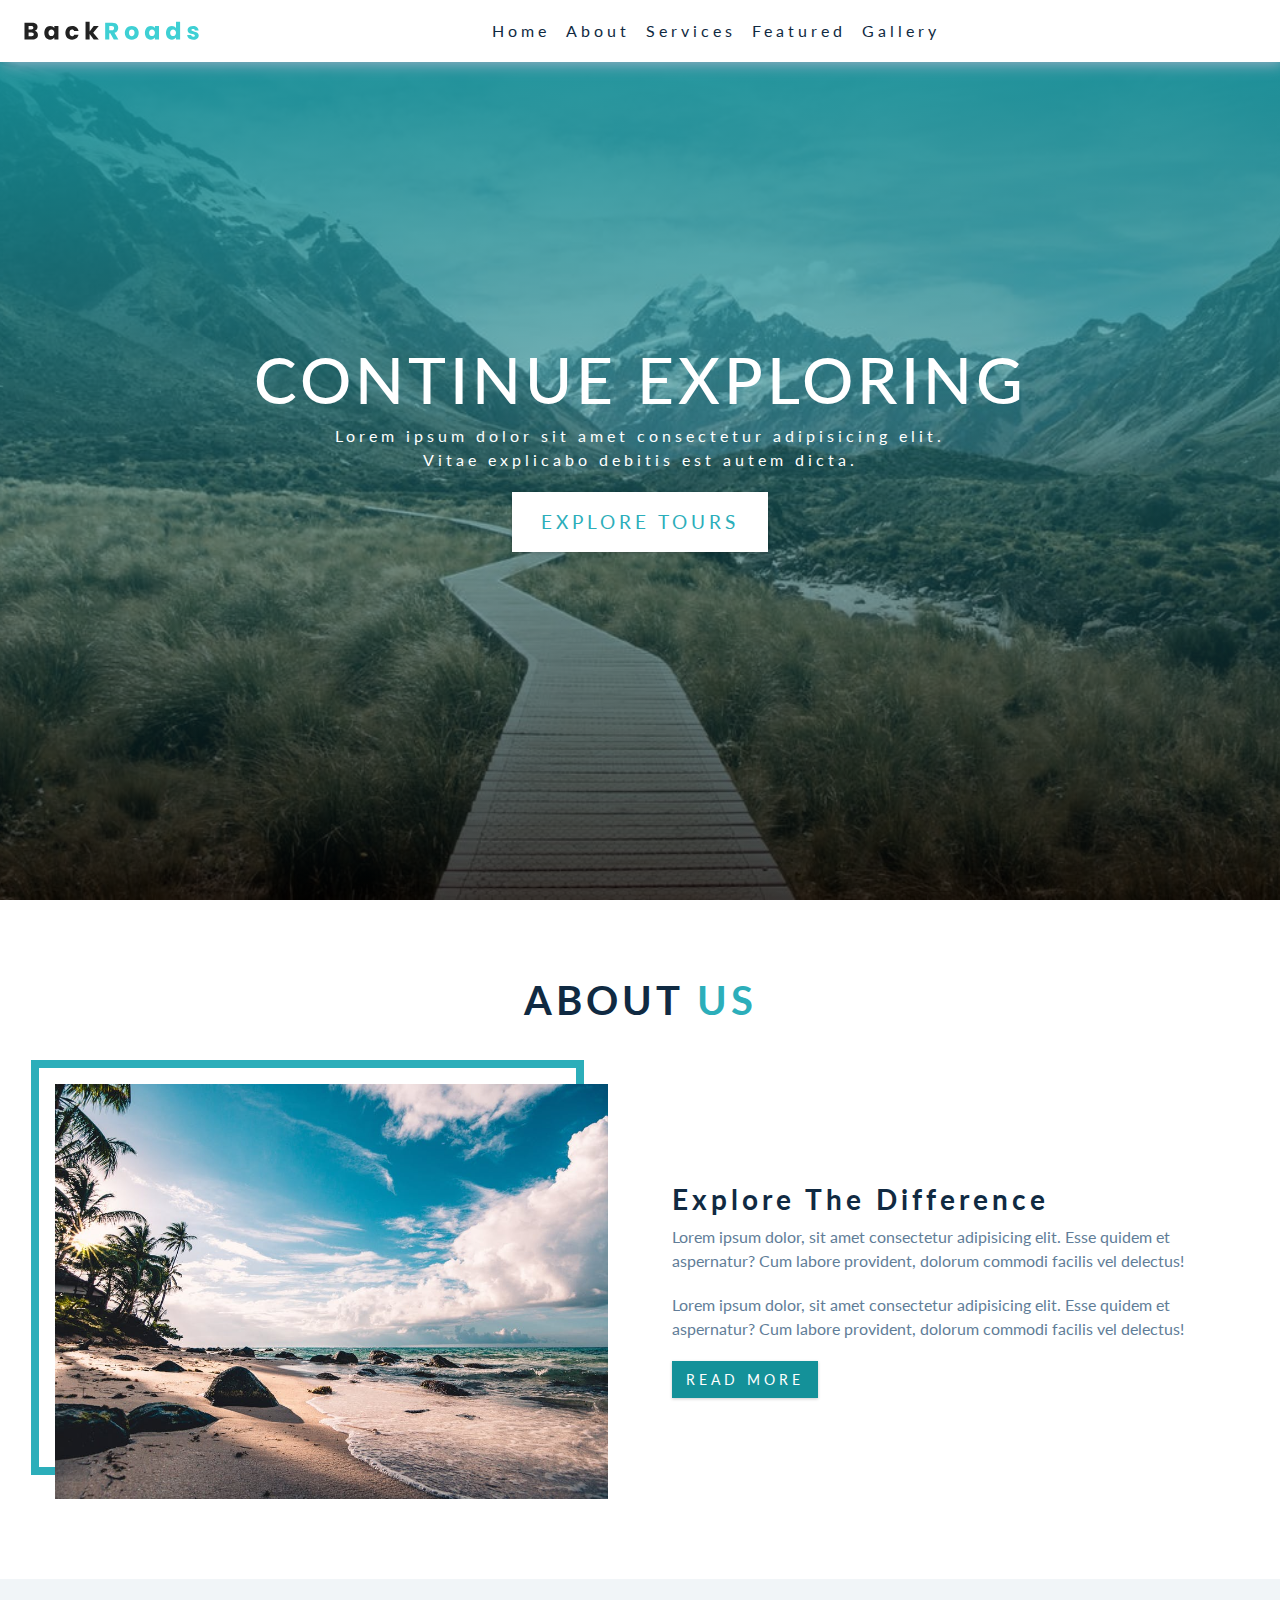
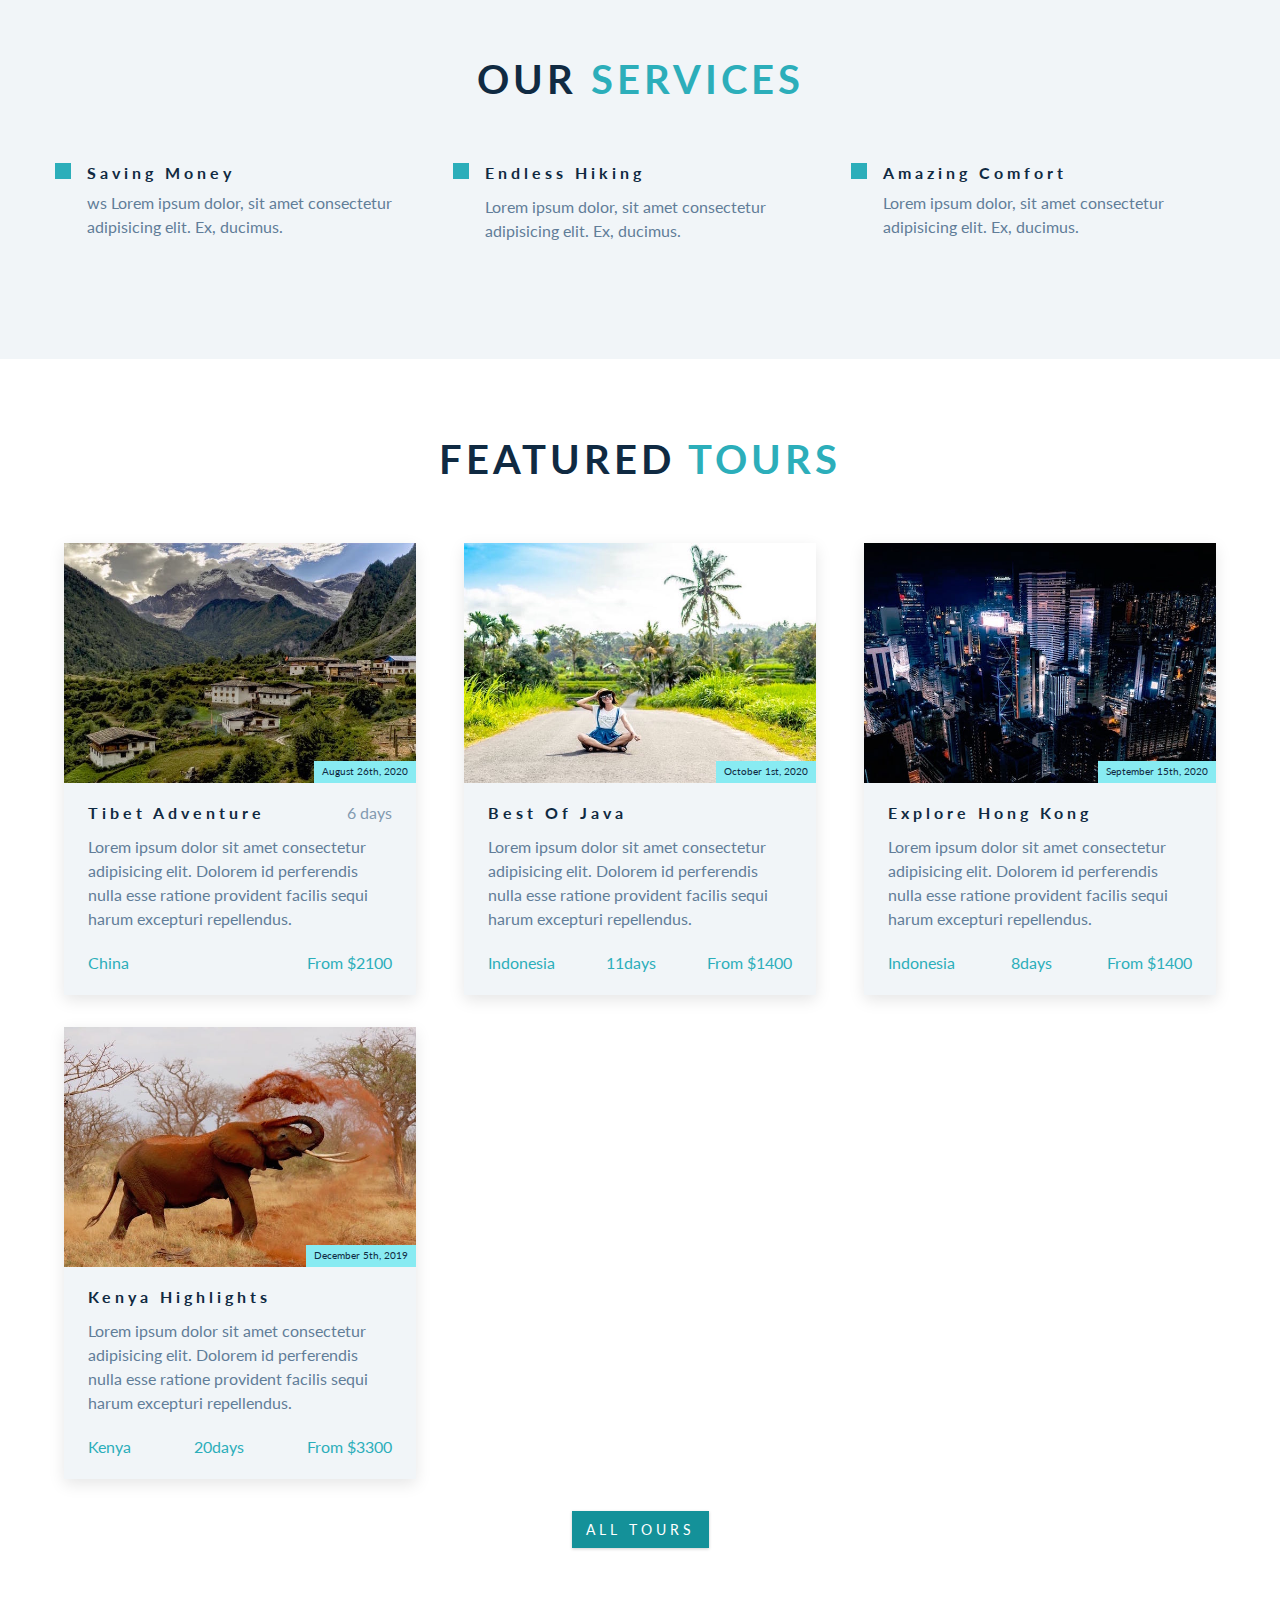
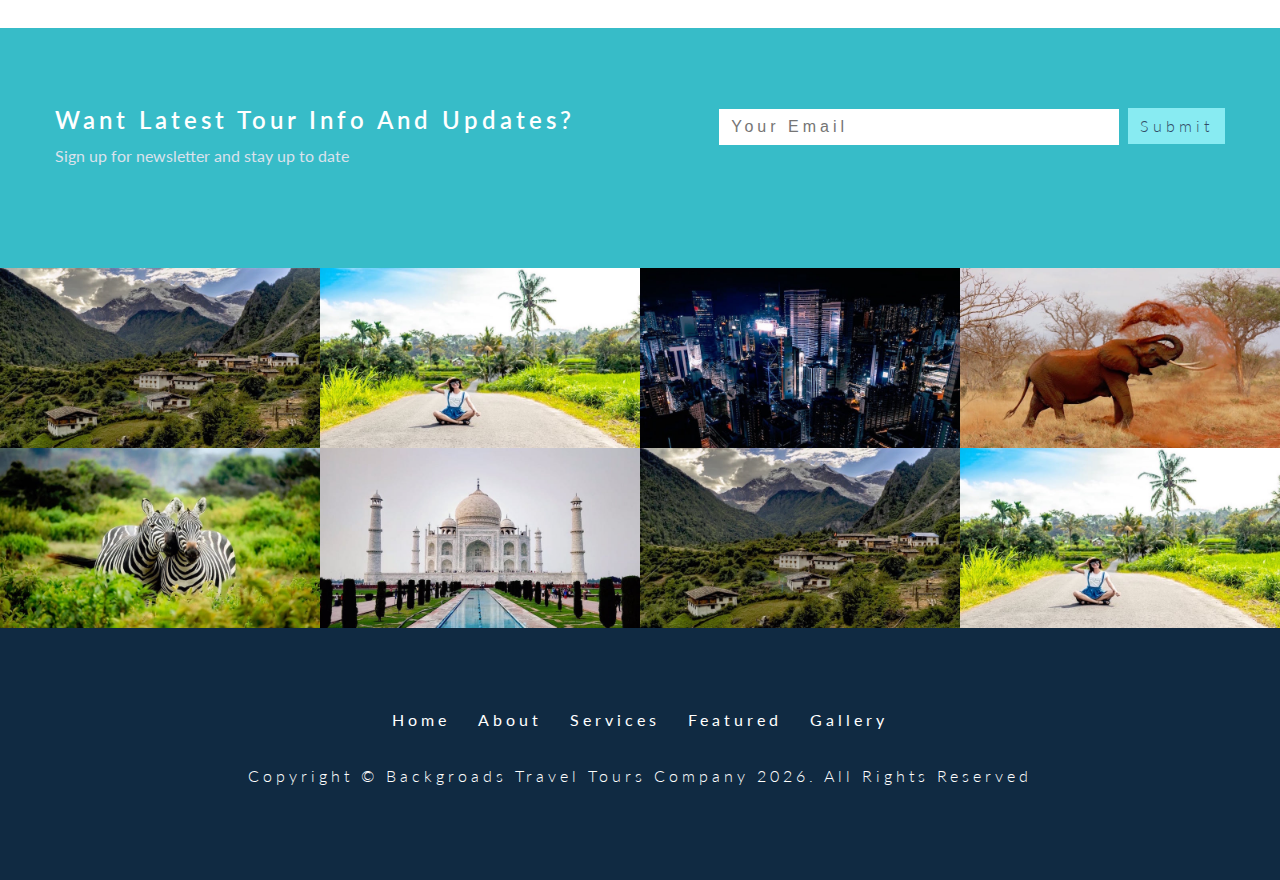
<file: index.html>
<!DOCTYPE html>
<html lang="en">
  <head>
    <meta charset="UTF-8" />
    <meta name="viewport" content="width=device-width, initial-scale=1.0" />
    <meta http-equiv="X-UA-Compatible" content="ie=edge" />
    <title>Backroads || Tour Company</title>
    <!-- favicon -->
    <link rel="shortcut icon" href="./images/favicon.ico" type="image/x-icon" />
    <!-- font-awesome -->
    <link
      rel="stylesheet"
      href="https://cdnjs.cloudflare.com/ajax/libs/font-awesome/6.1.1/css/all.min.css"
      integrity="sha512-KfkfwYDsLkIlwQp6LFnl8zNdLGxu9YAA1QvwINks4PhcElQSvqcyVLLD9aMhXd13uQjoXtEKNosOWaZqXgel0g=="
      crossorigin="anonymous"
      referrerpolicy="no-referrer"
    />
    <!-- styles css -->
    <link rel="stylesheet" href="./css/styles.css" />
  </head>
  <body>
    <header id="home">
      <!-- header  -->
      <!-- navbar -->
      <!-- My solution -->
      <nav class="navbar">
        <div class="navbar-box">
          <article class="website-logo">
            <img src="./images/logo.svg" alt="" />
          </article>
          <div class="navbar-list">
            <ul class="navbar-links" id="navbar-links">
              <li><a href="#home" class="navbar-link">home</a></li>
              <li><a href="#about" class="navbar-link">about</a></li>
              <li><a href="#services" class="navbar-link">services</a></li>
              <li><a href="#faetured" class="navbar-link">featured</a></li>
              <li><a href="#gallery" class="navbar-link">gallery</a></li>
            </ul>
          </div>
          <div class="navbar-icons-box">
            <ul class="navbar-icons">
              <li>
                <a
                  href="https://www.facebook.com/"
                  target="_blank"
                  class="navbar-icon"
                  ><i class="fab fa-facebook"></i
                ></a>
              </li>
              <li>
                <a
                  href="https://twitter.com/"
                  target="_blank"
                  class="navbar-icon"
                  ><i class="fab fa-twitter"></i
                ></a>
              </li>
              <li>
                <a
                  href="https://www.squarespace.com/"
                  target="_blank"
                  class="navbar-icon"
                  ><i class="fab fa-squarespace"></i
                ></a>
              </li>
              <li>
                <button type="button" class="navbar-btn" id="navbar-btn">
                  <i class="fas fa-bars"></i>
                </button>
              </li>
            </ul>
          </div>
        </div>
      </nav>
      <!-- end of my solution -->
      <!-- cover -->
      <div class="cover-box">
        <div class="cover">
          <h1 class="cover-title">continue exploring</h1>
          <p class="cover-text">
            Lorem ipsum dolor sit amet consectetur adipisicing elit. Vitae
            explicabo debitis est autem dicta.
          </p>
          <a href="#feature" class="btn cover-btn">explore tours</a>
        </div>
      </div>
    </header>
    <!-- end of header  -->

    <!-- about section -->
    <section class="section" id="about">
      <!-- title -->
      <div class="section-title">
        <h2>about <span>us</span></h2>
      </div>
      <!-- end of title -->
      <!-- section-center -->
      <div class="section-center about-center">
        <!-- about img wrapper -->
        <article class="about-img">
          <img
            src="./images/about.jpeg"
            alt="awesome beach"
            class="about-photo"
          />
        </article>
        <!-- about info -->
        <article class="about-info">
          <h3>explore the difference</h3>
          <p>
            Lorem ipsum dolor, sit amet consectetur adipisicing elit. Esse
            quidem et aspernatur? Cum labore provident, dolorum commodi facilis
            vel delectus!
          </p>
          <p>
            Lorem ipsum dolor, sit amet consectetur adipisicing elit. Esse
            quidem et aspernatur? Cum labore provident, dolorum commodi facilis
            vel delectus!
          </p>
          <a href="#" class="btn">read more</a>
        </article>
      </div>
    </section>
    <!-- end of about section -->

    <!-- services -->
    <div class="section services" id="services">
      <div class="section-title">
        <h2>our <span>services</span></h2>
      </div>
      <div class="section-center service-center">
        <!-- single service -->
        <article class="service">
          <span class="service-icon"><i class="fas fa-wallet fa-fw"></i></span>
          <div class="service-info">
            <h4 class="service-title">saving money</h4>
            <p class="service-text">
              ws Lorem ipsum dolor, sit amet consectetur adipisicing elit. Ex,
              ducimus.
            </p>
          </div>
        </article>
        <!-- end of single service -->
        <!-- single service -->
        <article class="service">
          <span class="service-icon"><i class="fas fa-tree fa-fw"></i></span>
          <div class="service-info">
            <h4 class="service.title">endless hiking</h4>
            <p class="service-text">
              Lorem ipsum dolor, sit amet consectetur adipisicing elit. Ex,
              ducimus.
            </p>
          </div>
        </article>
        <!-- end of single service -->
        <!-- single service -->
        <article class="service">
          <span class="service-icon"><i class="fas fa-socks fa-fw"></i></span>
          <div class="service-info">
            <h4 class="service-title">amazing comfort</h4>
            <p class="service-text">
              Lorem ipsum dolor, sit amet consectetur adipisicing elit. Ex,
              ducimus.
            </p>
          </div>
        </article>
        <!-- end of single service -->
      </div>
    </div>
    <!--end services -->

    <!-- featured tours -->
    <section class="section features" id="feature">
      <div class="section-title">
        <h2>featured <span>tours</span></h2>
      </div>
      <div class="feature-center section-center">
        <!-- single feature -->
        <article class="feature">
          <div class="feature-img">
            <img src="./images/tour-1.jpeg" alt="" class="feature-photo" />
            <span class="feature-time">august 26th, 2020</span>
          </div>
          <div class="feature-info">
            <div class="special-title">
              <h4>tibet adventure</h4>
              <p class="special-time">6 days</p>
            </div>
            <p>
              Lorem ipsum dolor sit amet consectetur adipisicing elit. Dolorem
              id perferendis nulla esse ratione provident facilis sequi harum
              excepturi repellendus.
            </p>
            <div class="other-info">
              <div class="place-info"><i class="fas fa-map"></i> china</div>
              <div class="price-info">from $2100</div>

              <!-- <p>
                <span class="place-info"><i class="fas fa-map">china</i> </span>
              </p>
              <p>11 days</p>
              <p>from $2100</p> -->
            </div>
          </div>
        </article>
        <!-- end of single feature -->
        <!-- single feature -->
        <article class="feature">
          <article class="feature-img">
            <img src="./images//tour-2.jpeg" alt="" class="feature-photo" />
            <span class="feature-time">october 1st, 2020</span>
          </article>
          <article class="feature-info">
            <h4>best of java</h4>
            <p>
              Lorem ipsum dolor sit amet consectetur adipisicing elit. Dolorem
              id perferendis nulla esse ratione provident facilis sequi harum
              excepturi repellendus.
            </p>
            <div class="other-info">
              <div class="place-info">
                <span><i class="fas fa-map"></i> indonesia</span>
              </div>
              <div class="time-info">11days</div>
              <div class="price-info">from $1400</div>
            </div>
          </article>
        </article>
        <!-- end of single feature -->
        <!-- single feature -->
        <article class="feature">
          <article class="feature-img">
            <img src="./images//tour-3.jpeg" alt="" class="feature-photo" />
            <span class="feature-time">september 15th, 2020</span>
          </article>
          <article class="feature-info">
            <h4>explore hong kong</h4>
            <p>
              Lorem ipsum dolor sit amet consectetur adipisicing elit. Dolorem
              id perferendis nulla esse ratione provident facilis sequi harum
              excepturi repellendus.
            </p>
            <div class="other-info">
              <div class="place-info">
                <span><i class="fas fa-map"></i> indonesia</span>
              </div>
              <div class="time-info">8days</div>
              <div class="price-info">from $1400</div>
            </div>
          </article>
        </article>
        <!-- end of single feature -->
        <!-- single feature -->
        <article class="feature">
          <article class="feature-img">
            <img src="./images/tour-4.jpeg" alt="" class="feature-photo" />
            <span class="feature-time">december 5th, 2019</span>
          </article>
          <article class="feature-info">
            <h4>kenya highlights</h4>
            <p>
              Lorem ipsum dolor sit amet consectetur adipisicing elit. Dolorem
              id perferendis nulla esse ratione provident facilis sequi harum
              excepturi repellendus.
            </p>
            <div class="other-info">
              <div class="place-info">
                <span><i class="fas fa-map"></i> kenya</span>
              </div>
              <div class="time-info">20days</div>
              <div class="price-info">from $3300</div>
            </div>
          </article>
        </article>
        <!-- end of single feature -->
      </div>
      <div class="feature-btn-box">
        <a href="#" class="btn feature-btn">all tours</a>
      </div>
    </section>
    <!-- end of featured tours -->

    <!-- contact -->
    <section class="section contact" id="contact">
      <div class="section-center contact-center">
        <div class="contact-title">
          <h3>want latest tour info and updates?</h3>
          <p><span>s</span>ign up for newsletter and stay up to date</p>
        </div>
        <form
          action="https://formspree.io/f/moqrrnpa"
          method="POST"
          class="contact-content"
        >
          <input
            type="email"
            name="email"
            placeholder="your email"
            class="contact-email"
          />
          <button type="submit" class="contact-button">submit</button>
        </form>
      </div>
    </section>
    <!-- end of contact -->

    <!-- gallery  -->
    <section class="gallery section" id="gallery">
      <div class="gallery-center section-center">
        <div class="gallery-img">
          <img src="./images/tour-1.jpeg" alt="" class="gallery-photo" />
          <a href="#" class="gallery-icon"><i class="fas fa-search"></i></a>
        </div>
        <div class="gallery-img">
          <img src="./images/tour-2.jpeg" alt="" class="gallery-photo" />
          <a href="#" class="gallery-icon"><i class="fas fa-search"></i></a>
        </div>
        <div class="gallery-img">
          <img src="./images/tour-3.jpeg" alt="" class="gallery-photo" />
          <a href="#" class="gallery-icon"><i class="fas fa-search"></i></a>
        </div>
        <div class="gallery-img">
          <img src="./images/tour-4.jpeg" alt="" class="gallery-photo" />
          <a href="#" class="gallery-icon"><i class="fas fa-search"></i></a>
        </div>
        <div class="gallery-img">
          <img src="./images/tour-5.jpeg" alt="" class="gallery-photo" />
          <a href="#" class="gallery-icon"><i class="fas fa-search"></i></a>
        </div>
        <div class="gallery-img">
          <img src="./images/tour-6.jpeg" alt="" class="gallery-photo" />
          <a href="#" class="gallery-icon"><i class="fas fa-search"></i></a>
        </div>
        <div class="gallery-img">
          <img src="./images/tour-1.jpeg" alt="" class="gallery-photo" />
          <a href="#" class="gallery-icon"><i class="fas fa-search"></i></a>
        </div>
        <div class="gallery-img">
          <img src="./images/tour-2.jpeg" alt="" class="gallery-photo" />
          <a href="#" class="gallery-icon"><i class="fas fa-search"></i></a>
        </div>
      </div>
    </section>
    <!-- end of gallery  -->

    <!-- footer -->
    <section class="section footer" id="footer">
      <div class="footer-center section-center">
        <ul class="footer-nav">
          <li><a href="#home">home</a></li>
          <li><a href="#about">about</a></li>
          <li><a href="#services">services</a></li>
          <li><a href="#feature">featured</a></li>
          <li><a href="#gallery">gallery</a></li>
        </ul>
      </div>
      <!-- My solution -->
      <div class="footer-icons">
        <span class="footer-icon">
          <a href="https://www.facebook.com/" target="_blank">
            <i class="fab fa-facebook"></i></a
        ></span>
        <span class="footer-icon"
          ><a href="https://twitter.com/" target="_blank"
            ><i class="fab fa-twitter"></i></a
        ></span>
        <span class="footer-icon"
          ><a href="https://www.squarespace.com/" target="_blank"
            ><i class="fab fa-squarespace"></i></a
        ></span>
      </div>
      <!-- Teacher's solution -->
      <!-- <div class="footer-icons">
        <ul class="footer-icons-list">
          <li><a href="">home</a></li>
          <li><a href="">about</a></li>
          <li><a href="">services</a></li>
          <li><a href="">featured</a></li>
          <li><a href="">gallery</a></li>
        </ul>
      </div> -->
      <div class="footer-rights">
        <h3>
          copyright &copy; backgroads travel tours company
          <span class="footer-year" id="footer-year"></span>. all rights
          reserved
        </h3>
      </div>
    </section>
    <!-- js -->
    <script src="./js/app.js"></script>
  </body>
</html>
</file>
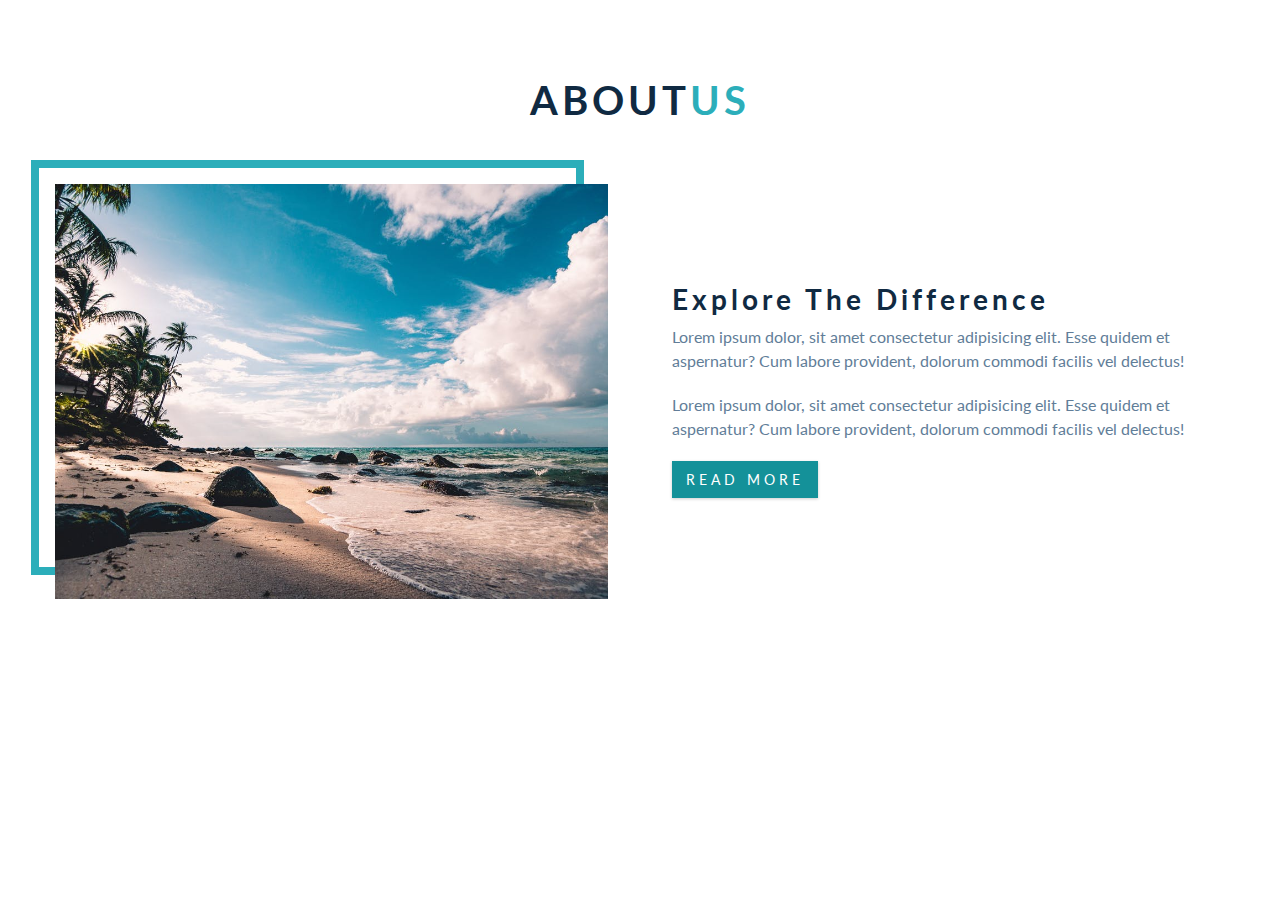
<file: about.html>
<!DOCTYPE html>
<html lang="en">
  <head>
    <meta charset="UTF-8" />
    <meta name="viewport" content="width=device-width, initial-scale=1.0" />
    <meta http-equiv="X-UA-Compatible" content="ie=edge" />
    <title>Backroads || Tour Company</title>
    <!-- favicon -->
    <link rel="shortcut icon" href="./images/favicon.ico" type="image/x-icon" />
    <!-- font-awesome -->
    <link
      rel="stylesheet"
      href="https://cdnjs.cloudflare.com/ajax/libs/font-awesome/6.1.1/css/all.min.css"
      integrity="sha512-KfkfwYDsLkIlwQp6LFnl8zNdLGxu9YAA1QvwINks4PhcElQSvqcyVLLD9aMhXd13uQjoXtEKNosOWaZqXgel0g=="
      crossorigin="anonymous"
      referrerpolicy="no-referrer"
    />
    <!-- styles css -->
    <link rel="stylesheet" href="./css/styles.css" />
  </head>
  <body>
    <!-- header  -->
    <!-- navbar -->

    <!-- cover -->

    <!-- end of header  -->

    <!-- about section -->
    <section class="section" id="about">
      <!-- title -->
      <div class="section-title">
        <h2>about<span>us</span></h2>
      </div>
      <!-- end of title -->
      <!-- section-center -->
      <div class="section-center about-center">
        <!-- about img wrapper -->
        <article class="about-img">
          <img
            src="./images/about.jpeg"
            alt="awesome beach"
            class="about-photo"
          />
        </article>
        <!-- about info -->
        <article class="about-info">
          <h3>explore the difference</h3>
          <p>
            Lorem ipsum dolor, sit amet consectetur adipisicing elit. Esse
            quidem et aspernatur? Cum labore provident, dolorum commodi facilis
            vel delectus!
          </p>
          <p>
            Lorem ipsum dolor, sit amet consectetur adipisicing elit. Esse
            quidem et aspernatur? Cum labore provident, dolorum commodi facilis
            vel delectus!
          </p>
          <a href="#" class="btn">read more</a>
        </article>
      </div>
    </section>
    <!-- end of about section -->

    <!-- services -->
    <!--end services -->

    <!-- featured tours -->
    <!-- end of featured tours -->

    <!-- contact -->

    <!-- end of contact -->

    <!-- gallery  -->

    <!-- end of gallery  -->

    <!-- footer -->

    <!-- js -->
    <script src="./js/app.js"></script>
  </body>
</html>
</file>
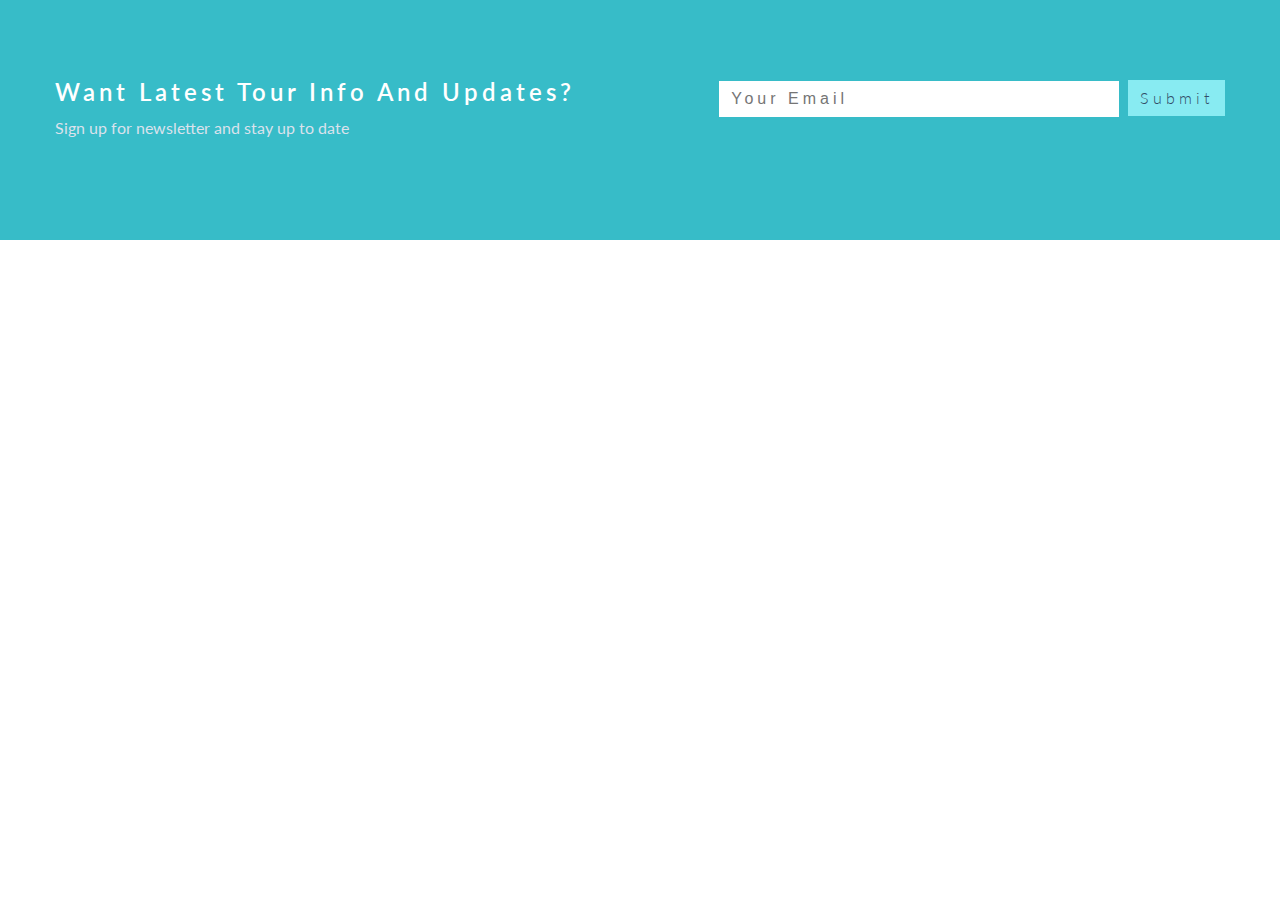
<file: contact.html>
<!DOCTYPE html>
<html lang="en">
  <head>
    <meta charset="UTF-8" />
    <meta name="viewport" content="width=device-width, initial-scale=1.0" />
    <meta http-equiv="X-UA-Compatible" content="ie=edge" />
    <title>Backroads || Tour Company</title>
    <!-- favicon -->
    <link rel="shortcut icon" href="./images/favicon.ico" type="image/x-icon" />
    <!-- font-awesome -->
    <link
      rel="stylesheet"
      href="https://cdnjs.cloudflare.com/ajax/libs/font-awesome/6.1.1/css/all.min.css"
      integrity="sha512-KfkfwYDsLkIlwQp6LFnl8zNdLGxu9YAA1QvwINks4PhcElQSvqcyVLLD9aMhXd13uQjoXtEKNosOWaZqXgel0g=="
      crossorigin="anonymous"
      referrerpolicy="no-referrer"
    />
    <!-- styles css -->
    <link rel="stylesheet" href="./css/styles.css" />
  </head>
  <body>
    <!-- header  -->
    <!-- navbar -->

    <!-- cover -->

    <!-- end of header  -->

    <!-- about section -->

    <!-- end of about section -->

    <!-- services -->
    <!--end services -->

    <!-- featured tours -->
    <!-- end of featured tours -->

    <!-- contact -->
    <section class="section contact" id="contact">
      <div class="section-center contact-center">
        <div class="contact-title">
          <h3>want latest tour info and updates?</h3>
          <p><span>s</span>ign up for newsletter and stay up to date</p>
        </div>
        <form
          action="https://formspree.io/f/moqrrnpa"
          method="POST"
          class="contact-content"
        >
          <input
            type="email"
            name="email"
            placeholder="your email"
            class="contact-email"
          />
          <button type="submit" class="contact-button">submit</button>
        </form>
      </div>
    </section>

    <!-- end of contact -->

    <!-- gallery  -->

    <!-- end of gallery  -->

    <!-- footer -->

    <!-- js -->
    <script src="./js/app.js"></script>
  </body>
</html>
</file>
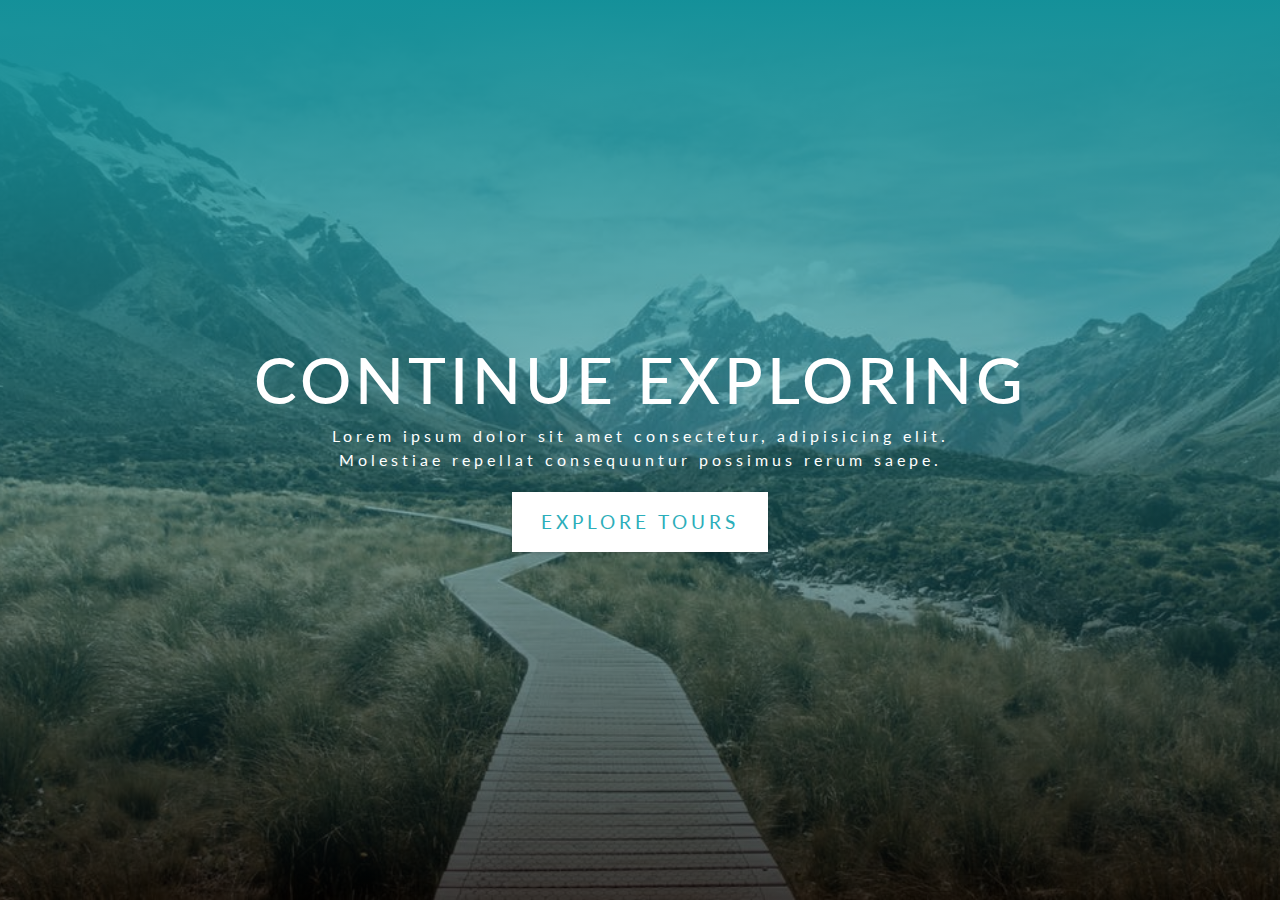
<file: cover.html>
<!DOCTYPE html>
<html lang="en">
  <head>
    <meta charset="UTF-8" />
    <meta name="viewport" content="width=device-width, initial-scale=1.0" />
    <meta http-equiv="X-UA-Compatible" content="ie=edge" />
    <title>Backroads || Tour Company</title>
    <!-- favicon -->
    <link rel="shortcut icon" href="./images/favicon.ico" type="image/x-icon" />
    <!-- font-awesome -->
    <link
      rel="stylesheet"
      href="https://cdnjs.cloudflare.com/ajax/libs/font-awesome/6.1.1/css/all.min.css"
      integrity="sha512-KfkfwYDsLkIlwQp6LFnl8zNdLGxu9YAA1QvwINks4PhcElQSvqcyVLLD9aMhXd13uQjoXtEKNosOWaZqXgel0g=="
      crossorigin="anonymous"
      referrerpolicy="no-referrer"
    />
    <!-- styles css -->
    <link rel="stylesheet" href="./css/styles.css" />
  </head>
  <body>
    <header id="home">
      <!-- cover -->
      <div class="cover-box">
        <div class="cover">
          <h1 class="cover-title">continue exploring</h1>
          <p class="cover-text">
            Lorem ipsum dolor sit amet consectetur, adipisicing elit. Molestiae
            repellat consequuntur possimus rerum saepe.
          </p>
          <a href="#" class="btn cover-btn">explore tours</a>
        </div>
      </div>
    </header>
    <script src="./js/app.js"></script>
  </body>
</html>
</file>
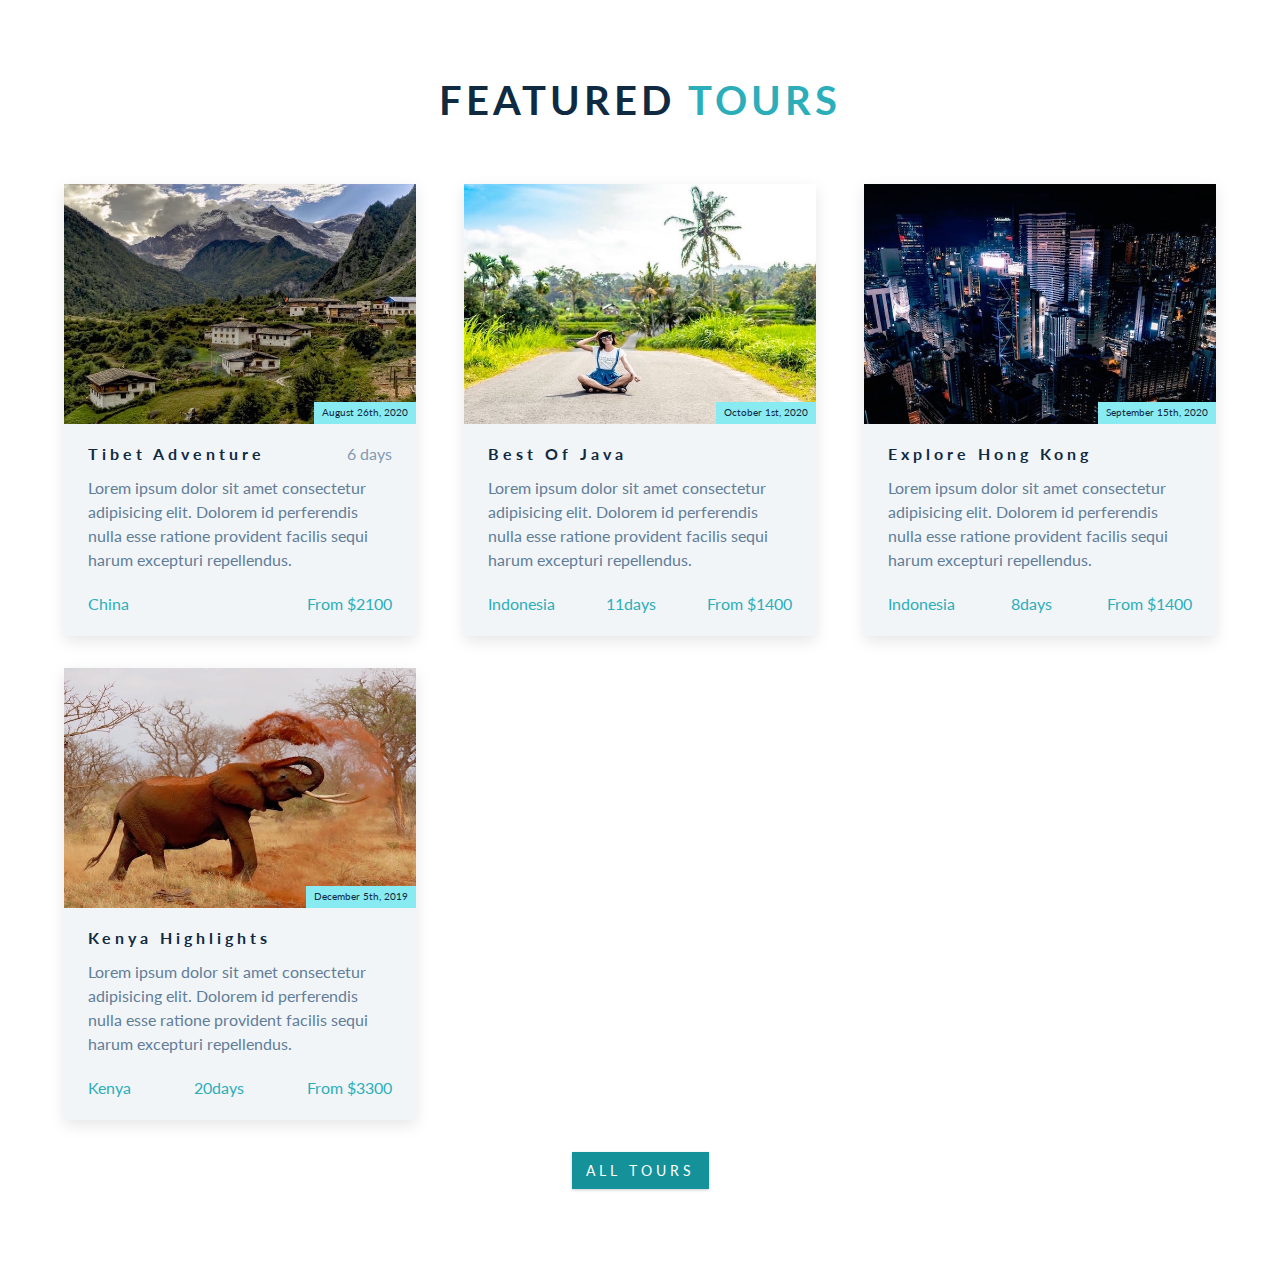
<file: featured.html>
<!DOCTYPE html>
<html lang="en">
  <head>
    <meta charset="UTF-8" />
    <meta name="viewport" content="width=device-width, initial-scale=1.0" />
    <meta http-equiv="X-UA-Compatible" content="ie=edge" />
    <title>Backroads || Tour Company</title>
    <!-- favicon -->
    <link rel="shortcut icon" href="./images/favicon.ico" type="image/x-icon" />
    <!-- font-awesome -->
    <link
      rel="stylesheet"
      href="https://cdnjs.cloudflare.com/ajax/libs/font-awesome/6.1.1/css/all.min.css"
      integrity="sha512-KfkfwYDsLkIlwQp6LFnl8zNdLGxu9YAA1QvwINks4PhcElQSvqcyVLLD9aMhXd13uQjoXtEKNosOWaZqXgel0g=="
      crossorigin="anonymous"
      referrerpolicy="no-referrer"
    />
    <!-- styles css -->
    <link rel="stylesheet" href="./css/styles.css" />
  </head>
  <body>
    <!-- header  -->
    <!-- navbar -->

    <!-- cover -->

    <!-- end of header  -->

    <!-- about section -->

    <!-- end of about section -->

    <!-- services -->
    <!--end services -->

    <!-- featured tours -->
    <section class="section features" id="feature">
      <div class="section-title">
        <h2>featured <span>tours</span></h2>
      </div>
      <div class="feature-center section-center">
        <!-- single feature -->
        <article class="feature">
          <div class="feature-img">
            <img src="./images/tour-1.jpeg" alt="" class="feature-photo" />
            <span class="feature-time">august 26th, 2020</span>
          </div>
          <div class="feature-info">
            <div class="special-title">
              <h4>tibet adventure</h4>
              <p class="special-time">6 days</p>
            </div>
            <p>
              Lorem ipsum dolor sit amet consectetur adipisicing elit. Dolorem
              id perferendis nulla esse ratione provident facilis sequi harum
              excepturi repellendus.
            </p>
            <div class="other-info">
              <div class="place-info"><i class="fas fa-map"></i> china</div>
              <div class="price-info">from $2100</div>

              <!-- <p>
                <span class="place-info"><i class="fas fa-map">china</i> </span>
              </p>
              <p>11 days</p>
              <p>from $2100</p> -->
            </div>
          </div>
        </article>
        <!-- end of single feature -->
        <!-- single feature -->
        <article class="feature">
          <article class="feature-img">
            <img src="./images//tour-2.jpeg" alt="" class="feature-photo" />
            <span class="feature-time">october 1st, 2020</span>
          </article>
          <article class="feature-info">
            <h4>best of java</h4>
            <p>
              Lorem ipsum dolor sit amet consectetur adipisicing elit. Dolorem
              id perferendis nulla esse ratione provident facilis sequi harum
              excepturi repellendus.
            </p>
            <div class="other-info">
              <div class="place-info">
                <span><i class="fas fa-map"></i> indonesia</span>
              </div>
              <div class="time-info">11days</div>
              <div class="price-info">from $1400</div>
            </div>
          </article>
        </article>
        <!-- end of single feature -->
        <!-- single feature -->
        <article class="feature">
          <article class="feature-img">
            <img src="./images//tour-3.jpeg" alt="" class="feature-photo" />
            <span class="feature-time">september 15th, 2020</span>
          </article>
          <article class="feature-info">
            <h4>explore hong kong</h4>
            <p>
              Lorem ipsum dolor sit amet consectetur adipisicing elit. Dolorem
              id perferendis nulla esse ratione provident facilis sequi harum
              excepturi repellendus.
            </p>
            <div class="other-info">
              <div class="place-info">
                <span><i class="fas fa-map"></i> indonesia</span>
              </div>
              <div class="time-info">8days</div>
              <div class="price-info">from $1400</div>
            </div>
          </article>
        </article>
        <!-- end of single feature -->
        <!-- single feature -->
        <article class="feature">
          <article class="feature-img">
            <img src="./images/tour-4.jpeg" alt="" class="feature-photo" />
            <span class="feature-time">december 5th, 2019</span>
          </article>
          <article class="feature-info">
            <h4>kenya highlights</h4>
            <p>
              Lorem ipsum dolor sit amet consectetur adipisicing elit. Dolorem
              id perferendis nulla esse ratione provident facilis sequi harum
              excepturi repellendus.
            </p>
            <div class="other-info">
              <div class="place-info">
                <span><i class="fas fa-map"></i> kenya</span>
              </div>
              <div class="time-info">20days</div>
              <div class="price-info">from $3300</div>
            </div>
          </article>
        </article>
        <!-- end of single feature -->
      </div>
      <div class="feature-btn-box">
        <a href="#" class="btn feature-btn">all tours</a>
      </div>
    </section>
    <!-- end of featured tours -->

    <!-- contact -->

    <!-- end of contact -->

    <!-- gallery  -->

    <!-- end of gallery  -->

    <!-- footer -->

    <!-- js -->
    <script src="./js/app.js"></script>
  </body>
</html>
</file>
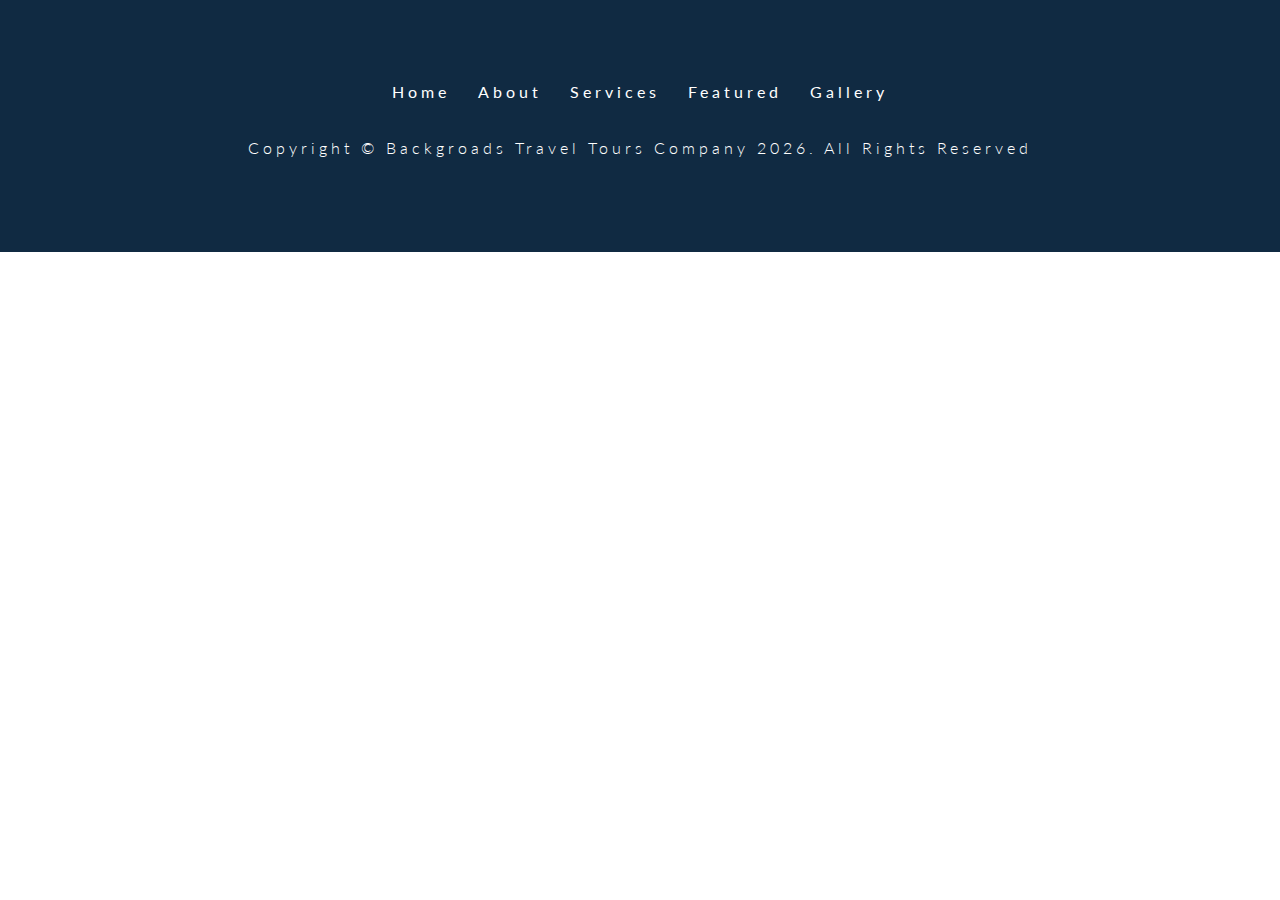
<file: footer.html>
<!DOCTYPE html>
<html lang="en">
  <head>
    <meta charset="UTF-8" />
    <meta name="viewport" content="width=device-width, initial-scale=1.0" />
    <meta http-equiv="X-UA-Compatible" content="ie=edge" />
    <title>Backroads || Tour Company</title>
    <!-- favicon -->
    <link rel="shortcut icon" href="./images/favicon.ico" type="image/x-icon" />
    <!-- font-awesome -->
    <link
      rel="stylesheet"
      href="https://cdnjs.cloudflare.com/ajax/libs/font-awesome/6.1.1/css/all.min.css"
      integrity="sha512-KfkfwYDsLkIlwQp6LFnl8zNdLGxu9YAA1QvwINks4PhcElQSvqcyVLLD9aMhXd13uQjoXtEKNosOWaZqXgel0g=="
      crossorigin="anonymous"
      referrerpolicy="no-referrer"
    />
    <!-- styles css -->
    <link rel="stylesheet" href="./css/styles.css" />
  </head>
  <body>
    <!-- header  -->
    <!-- navbar -->

    <!-- cover -->

    <!-- end of header  -->

    <!-- about section -->

    <!-- end of about section -->

    <!-- services -->
    <!--end services -->

    <!-- featured tours -->
    <!-- end of featured tours -->

    <!-- contact -->

    <!-- end of contact -->

    <!-- gallery  -->

    <!-- end of gallery  -->

    <!-- footer -->

    <!-- end of footer -->
    <section class="section footer" id="footer">
      <div class="footer-center section-center">
        <ul class="footer-nav">
          <li><a href="#" target="_blank">home</a></li>
          <li><a href="#" target="_blank">about</a></li>
          <li><a href="#" target="_blank">services</a></li>
          <li><a href="#" target="_blank">featured</a></li>
          <li><a href="#" target="_blank">gallery</a></li>
        </ul>
      </div>
      <!-- My solution -->
      <div class="footer-icons">
        <span class="footer-icon"><i class="fab fa-facebook"></i></span>
        <span class="footer-icon"><i class="fab fa-twitter"></i></span>
        <span class="footer-icon"><i class="fab fa-squarespace"></i></span>
      </div>
      <!-- Teacher's solution -->
      <!-- <div class="footer-icons">
        <ul class="footer-icons-list">
          <li><a href="">home</a></li>
          <li><a href="">about</a></li>
          <li><a href="">services</a></li>
          <li><a href="">featured</a></li>
          <li><a href="">gallery</a></li>
        </ul>
      </div> -->
      <div class="footer-rights">
        <h3>
          copyright &copy; backgroads travel tours company
          <span class="footer-year" id="footer-year">time</span>. all rights
          reserved
        </h3>
      </div>
    </section>
    <!-- js -->
    <script src="./js/app.js"></script>
  </body>
</html>
</file>
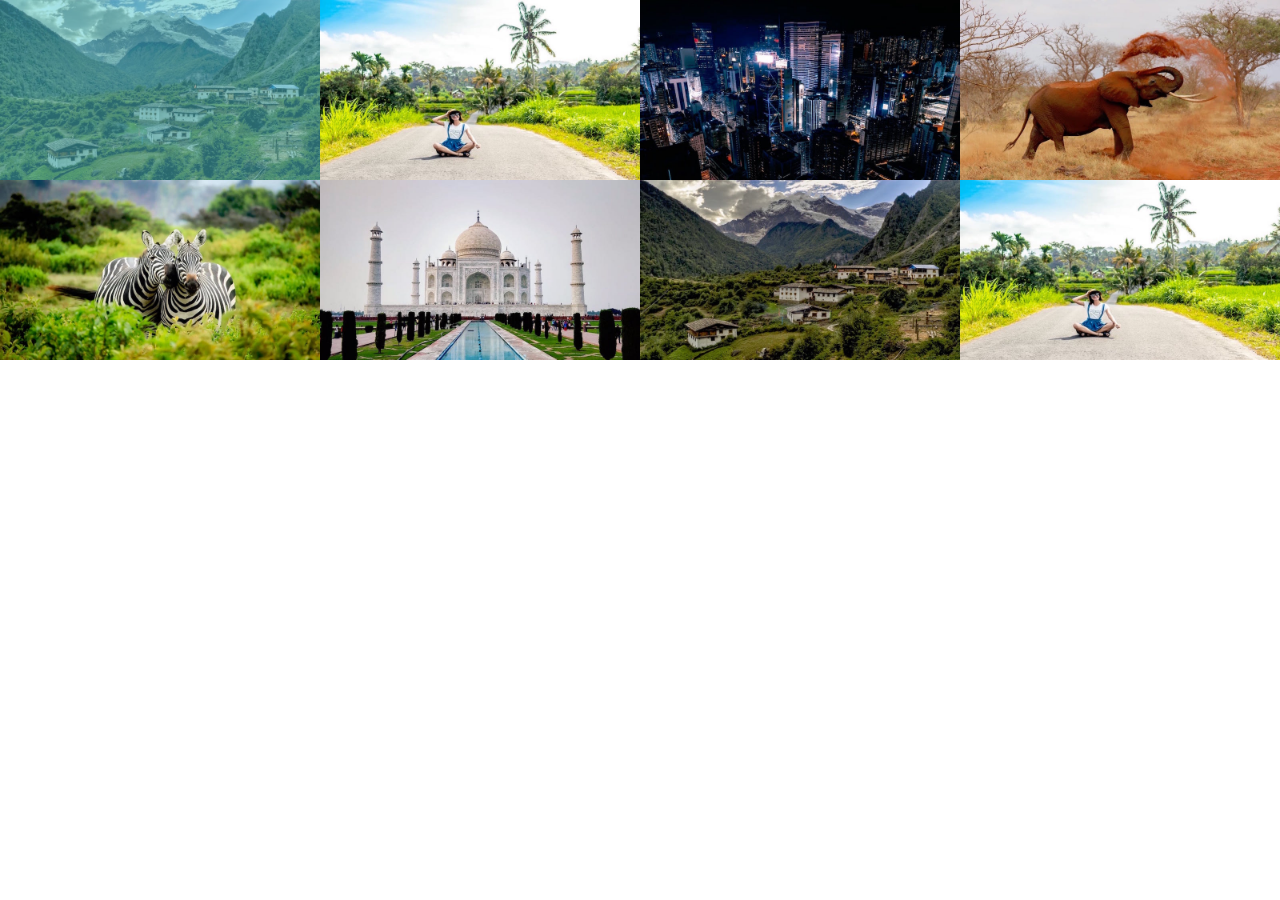
<file: gallery.html>
<!DOCTYPE html>
<html lang="en">
  <head>
    <meta charset="UTF-8" />
    <meta name="viewport" content="width=device-width, initial-scale=1.0" />
    <meta http-equiv="X-UA-Compatible" content="ie=edge" />
    <title>Backroads || Tour Company</title>
    <!-- favicon -->
    <link rel="shortcut icon" href="./images/favicon.ico" type="image/x-icon" />
    <!-- font-awesome -->
    <link
      rel="stylesheet"
      href="https://cdnjs.cloudflare.com/ajax/libs/font-awesome/6.1.1/css/all.min.css"
      integrity="sha512-KfkfwYDsLkIlwQp6LFnl8zNdLGxu9YAA1QvwINks4PhcElQSvqcyVLLD9aMhXd13uQjoXtEKNosOWaZqXgel0g=="
      crossorigin="anonymous"
      referrerpolicy="no-referrer"
    />
    <!-- styles css -->
    <link rel="stylesheet" href="./css/styles.css" />
  </head>
  <body>
    <!-- header  -->
    <!-- navbar -->

    <!-- cover -->

    <!-- end of header  -->

    <!-- about section -->

    <!-- end of about section -->

    <!-- services -->
    <!--end services -->

    <!-- featured tours -->
    <!-- end of featured tours -->

    <!-- contact -->

    <!-- end of contact -->

    <!-- gallery  -->
    <section class="gallery section" id="gallery">
      <div class="gallery-center section-center">
        <div class="gallery-img">
          <img src="./images/tour-1.jpeg" alt="" class="gallery-photo" />
          <a href="#" class="gallery-icon"><i class="fas fa-search"></i></a>
        </div>
        <div class="gallery-img">
          <img src="./images/tour-2.jpeg" alt="" class="gallery-photo" />
          <a href="#" class="gallery-icon"><i class="fas fa-search"></i></a>
        </div>
        <div class="gallery-img">
          <img src="./images/tour-3.jpeg" alt="" class="gallery-photo" />
          <a href="#" class="gallery-icon"><i class="fas fa-search"></i></a>
        </div>
        <div class="gallery-img">
          <img src="./images/tour-4.jpeg" alt="" class="gallery-photo" />
          <a href="#" class="gallery-icon"><i class="fas fa-search"></i></a>
        </div>
        <div class="gallery-img">
          <img src="./images/tour-5.jpeg" alt="" class="gallery-photo" />
          <a href="#" class="gallery-icon"><i class="fas fa-search"></i></a>
        </div>
        <div class="gallery-img">
          <img src="./images/tour-6.jpeg" alt="" class="gallery-photo" />
          <a href="#" class="gallery-icon"><i class="fas fa-search"></i></a>
        </div>
        <div class="gallery-img">
          <img src="./images/tour-1.jpeg" alt="" class="gallery-photo" />
          <a href="#" class="gallery-icon"><i class="fas fa-search"></i></a>
        </div>
        <div class="gallery-img">
          <img src="./images/tour-2.jpeg" alt="" class="gallery-photo" />
          <a href="#" class="gallery-icon"><i class="fas fa-search"></i></a>
        </div>
      </div>
    </section>
    <!-- end of gallery  -->

    <!-- footer -->

    <!-- js -->
    <script src="./js/app.js"></script>
  </body>
</html>
</file>
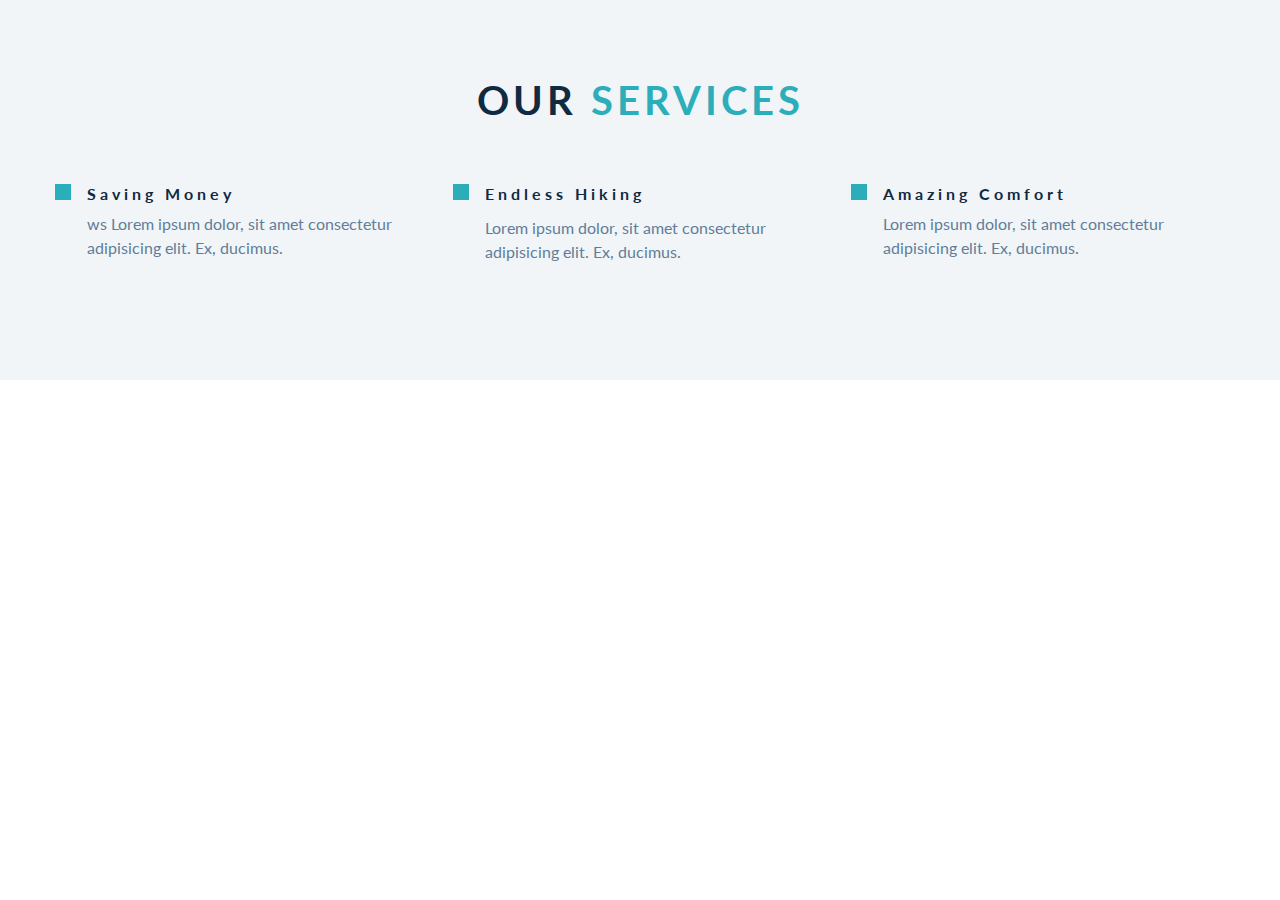
<file: services.html>
<!DOCTYPE html>
<html lang="en">
  <head>
    <meta charset="UTF-8" />
    <meta name="viewport" content="width=device-width, initial-scale=1.0" />
    <meta http-equiv="X-UA-Compatible" content="ie=edge" />
    <title>Backroads || Tour Company</title>
    <!-- favicon -->
    <link rel="shortcut icon" href="./images/favicon.ico" type="image/x-icon" />
    <!-- font-awesome -->
    <link
      rel="stylesheet"
      href="https://cdnjs.cloudflare.com/ajax/libs/font-awesome/6.1.1/css/all.min.css"
      integrity="sha512-KfkfwYDsLkIlwQp6LFnl8zNdLGxu9YAA1QvwINks4PhcElQSvqcyVLLD9aMhXd13uQjoXtEKNosOWaZqXgel0g=="
      crossorigin="anonymous"
      referrerpolicy="no-referrer"
    />
    <!-- styles css -->
    <link rel="stylesheet" href="./css/styles.css" />
  </head>
  <body>
    <!-- header  -->
    <!-- navbar -->

    <!-- cover -->

    <!-- end of header  -->

    <!-- about section -->

    <!-- end of about section -->

    <!-- services -->

    <div class="section services" id="#services">
      <div class="section-title">
        <h2>our <span>services</span></h2>
      </div>
      <div class="section-center service-center">
        <!-- single service -->
        <article class="service">
          <span class="service-icon"><i class="fas fa-wallet fa-fw"></i></span>
          <div class="service-info">
            <h4 class="service-title">saving money</h4>
            <p class="service-text">      ws
              Lorem ipsum dolor, sit amet consectetur adipisicing elit. Ex,
              ducimus.
            </p>
          </div>
        </article>
        <!-- end of single service -->
        <!-- single service -->
        <article class="service">
          <span class="service-icon"><i class="fas fa-tree fa-fw"></i></span>
          <div class="service-info">
            <h4 class="service.title">endless hiking</h4>
            <p class="service-text">
              Lorem ipsum dolor, sit amet consectetur adipisicing elit. Ex,
              ducimus.
            </p>
          </div>
        </article>
        <!-- end of single service -->
        <!-- single service -->
        <article class="service">
          <span class="service-icon"><i class="fas fa-socks fa-fw"></i></span>
          <div class="service-info">
            <h4 class="service-title">amazing comfort</h4>
            <p class="service-text">
              Lorem ipsum dolor, sit amet consectetur adipisicing elit. Ex,
              ducimus.
            </p>
          </div>
        </article>
        <!-- end of single service -->
      </div>
    </div>

    <!--end services -->

    <!-- featured tours -->
    <!-- end of featured tours -->

    <!-- contact -->

    <!-- end of contact -->

    <!-- gallery  -->

    <!-- end of gallery  -->

    <!-- footer -->

    <!-- js -->
    <script src="./js/app.js"></script>
  </body>
</html>
</file>
<file: css/styles.css>
/* Fonts */
@import url("https://fonts.googleapis.com/css2?family=Lato:wght@400;900&display=swap");

/* Variables */
:root {
  /* dark shades of primary color*/
  --clr-primary-1: hsl(184, 91%, 17%);
  --clr-primary-2: hsl(185, 84%, 25%);
  --clr-primary-3: hsl(185, 81%, 29%);
  --clr-primary-4: hsl(184, 77%, 34%);
  /* primary/main color */
  --clr-primary-5: hsl(185, 62%, 45%);
  /* lighter shades of primary color */
  --clr-primary-6: hsl(185, 57%, 50%);
  --clr-primary-7: hsl(184, 65%, 59%);
  --clr-primary-8: hsl(184, 80%, 74%);
  --clr-primary-9: hsl(185, 94%, 87%);
  --clr-primary-10: hsl(186, 100%, 94%);
  /* darkest grey - used for headings */
  --clr-grey-1: hsl(209, 61%, 16%);
  --clr-grey-2: hsl(211, 39%, 23%);
  --clr-grey-3: hsl(209, 34%, 30%);
  --clr-grey-4: hsl(209, 28%, 39%);
  /* grey used for paragraphs */
  --clr-grey-5: hsl(210, 22%, 49%);
  --clr-grey-6: hsl(209, 23%, 60%);
  --clr-grey-7: hsl(211, 27%, 70%);
  --clr-grey-8: hsl(210, 31%, 80%);
  --clr-grey-9: hsl(212, 33%, 89%);
  --clr-grey-10: hsl(210, 36%, 96%);
  --clr-white: #fff;
  --ff-primary: "Lato", sans-serif;
  --transition: all 0.3s linear;
  --spacing: 0.25rem;
  --radius: 0.5rem;
  --light-shadow: 0 5px 15px rgba(0, 0, 0, 0.1);
  --dark-shadow: 0 5px 15px rgba(0, 0, 0, 0.2);
}

/* Global Styles */
* {
  margin: 0;
  padding: 0;
  -webkit-box-sizing: border-box;
  box-sizing: border-box;
}

body {
  font-family: var(--ff-primary);
  background: var(--clr-white);
  color: var(--clr-grey-1);
  line-height: 1.5;
  font-size: 0.875rem;
}

ul {
  list-style-type: none;
}

a {
  text-decoration: none;
}

img {
  width: 100%;
  display: block;
}
img:not(.nav-logo) {
  width: 100%;
  display: block;
}

h1,
h2,
h3,
h4 {
  letter-spacing: var(--spacing);
  text-transform: capitalize;
  line-height: 1.25;
  margin-bottom: 0.75rem;
}

h1 {
  font-size: 3rem;
}
h2 {
  font-size: 2rem;
}
h3 {
  font-size: 1.25rem;
}
h4 {
  font-size: 0.875rem;
}
p {
  margin-bottom: 1.25rem;
  color: var(--clr-grey-5);
}

@media screen and (min-width: 800px) {
  h1 {
    font-size: 4rem;
  }
  h2 {
    font-size: 2.5rem;
  }
  h3 {
    font-size: 1.75rem;
  }
  h4 {
    font-size: 1rem;
  }
  body {
    font-size: 1rem;
  }
  h1,
  h2,
  h3,
  h4 {
    line-height: 1;
  }
}

/* Global Classes */
.btn {
  text-transform: uppercase;
  background: var(--clr-primary-4);
  color: var(--clr-white);
  padding: 0.375rem 0.75rem;
  letter-spacing: var(--spacing);
  display: inline-block;
  -webkit-transition: var(--transition);
  -o-transition: var(--transition);
  transition: var(--transition);
  font-size: 0.875rem;
  border: 2px solid transparent;
  cursor: pointer;
  -webkit-box-shadow: 0 1px 3px rgba(0, 0, 0, 0.2);
  box-shadow: 0 1px 3px rgba(0, 0, 0, 0.2);
}

.btn:hover {
  color: var(--clr-primary-1);
  background: var(--clr-primary-8);
}

.section {
  padding: 5rem 0;
}

.section-title {
  text-align: center;
  margin-bottom: 4rem;
}

.section-title h2 {
  text-transform: uppercase;
}

.section-title span {
  color: var(--clr-primary-5);
}

.section-center {
  width: 90vw;
  margin: 0 auto;
  max-width: 1170px;
}

@media screen and (min-width: 992px) {
  .section-center {
    width: 95vw;
    /* margin: 0 auto; */
    /* max-width: 1170px; */
  }
}

/* Navbar */

/* My solution */
.navbar {
  background: var(--clr-white);
  position: fixed;
  min-width: 100%;
  padding: 1rem 1.5rem;
  z-index: 9;
  /* border: 1px solid red; */
  -webkit-box-shadow: 3px 2px 15px var(--clr-grey-7);
  box-shadow: 3px 2px 15px var(--clr-grey-7);
}

.navbar-box,
.navbar-icons {
  display: -webkit-box;
  display: -ms-flexbox;
  display: flex;
  -ms-flex-wrap: wrap;
  flex-wrap: wrap;
  -webkit-box-pack: justify;
  -ms-flex-pack: justify;
  justify-content: space-between;
}

.navbar-icons {
  font-size: 1.2rem;
  letter-spacing: var(--spacing);
  gap: 0.5rem;
}

.navbar-icon,
.navbar-btn {
  color: var(--clr-primary-5);
  -webkit-transition: var(--transition);
  -o-transition: var(--transition);
  transition: var(--transition);
  font-size: 1.2rem;
}

.navbar-btn {
  border: none;
  background: transparent;
  cursor: pointer;
  font-size: 1.3rem;
}

.website-logo {
  position: relative;
}

.navbar-icon {
  visibility: hidden;
}
.navbar-list {
  /* visibility: collapse; */
}

.navbar-links {
  background: var(--clr-white);
  /* border: 1px solid red; */
  position: absolute;
  top: 4rem;
  left: 0;
  /* padding-left: 1.5rem; */
  width: 100%;
  -webkit-transition: var(--transition);
  -o-transition: var(--transition);
  transition: var(--transition);
  /* margin-top: -25rem; */
  display: none;
}
.show-navbar-list {
  /* margin-top: 0; */
  -webkit-box-shadow: 3px 5px 5px var(--clr-grey-9);
  box-shadow: 3px 5px 5px var(--clr-grey-9);
  display: block;
}

.navbar-links li {
  /* border: 1px solid red; */
  /* padding-left: 1.5rem; */
  /* margin-bottom: 2rem; */
  /* margin-top: 2rem; */
  padding: 1rem 1.5rem;
  -webkit-transition: var(--transition);
  -o-transition: var(--transition);
  transition: var(--transition);
}

.navbar-links li:hover {
  background: var(--clr-primary-8);
}

.navbar-links li:hover .navbar-link {
  padding-left: 0.5rem;
}

.navbar-link {
  text-transform: capitalize;
  color: var(--clr-grey-1);
  /* border: 1px solid red; */
  font-size: 1rem;
  letter-spacing: var(--spacing);
  -webkit-transition: var(--transition);
  -o-transition: var(--transition);
  transition: var(--transition);
}

@media screen and (min-width: 992px) {
  .navbar-list {
    display: -webkit-box;
    display: -ms-flexbox;
    display: flex;
    width: 50%;
    /* border: 1px solid red; */
    position: relative;
  }
  .navbar-links {
    /* position: absolute; */
    top: 0;
    left: 0;
    display: -webkit-box;
    display: -ms-flexbox;
    display: flex;
    -webkit-box-pack: center;
    -ms-flex-pack: center;
    justify-content: center;
    gap: 1rem;
    margin-top: 0;
    padding: 0.2rem;
    -webkit-box-shadow: none;
    box-shadow: none;
  }
  .navbar-links li {
    /* border: 1px solid red; */
    padding: 0;
  }
  .navbar-links:hover li {
    background: transparent;
  }
  .navbar-links li:hover .navbar-link {
    padding-left: 0;
  }
  .navbar-link:hover {
    color: var(--clr-primary-5);
  }
  .navbar-btn {
    visibility: hidden;
  }
  .navbar-icon {
    visibility: visible;
  }
  .navbar-icon:hover {
    color: var(--clr-primary-8);
  }
}

/* Cover */
.cover-box {
  height: 100vh;
  /* border: 5px solid tomato; */
  background: var(--clr-primary-6);
  color: var(--clr-white);
  display: -webkit-box;
  display: -ms-flexbox;
  display: flex;
  -webkit-box-align: center;
  -ms-flex-align: center;
  align-items: center;
}

.cover {
  width: 100%;
  display: -webkit-box;
  display: -ms-flexbox;
  display: flex;
  -webkit-box-orient: vertical;
  -webkit-box-direction: normal;
  -ms-flex-direction: column;
  flex-direction: column;
  -webkit-box-align: center;
  -ms-flex-align: center;
  align-items: center;
  -webkit-box-pack: center;
  -ms-flex-pack: center;
  justify-content: center;
  /* border: 5px solid yellowgreen; */
}

.cover-title {
  text-transform: uppercase;
  text-align: center;
  width: 80vw;
  font-weight: 500;
  /* border: 5px solid tomato; */
}

.cover-text {
  text-align: center;
  color: var(--clr-white);
  letter-spacing: var(--spacing);
  width: 90%;
  max-width: 40rem;
}

.cover-btn {
  height: 60px;
  width: 16rem;
  font-size: 1.2rem;
  display: -webkit-box;
  display: -ms-flexbox;
  display: flex;
  -webkit-box-align: center;
  -ms-flex-align: center;
  align-items: center;
  -webkit-box-pack: center;
  -ms-flex-pack: center;
  justify-content: center;
  background: var(--clr-white);
  color: var(--clr-primary-5);
}

.cover-btn:hover {
  background: transparent;
  color: var(--clr-white);
  border: 2px solid var(--clr-white);
}
@media screen and (min-width: 700px) {
  .cover-box {
    background: -webkit-gradient(
        linear,
        left top,
        left bottom,
        from(var(--clr-primary-4)),
        color-stop(rgba(33, 134, 143, 0.5)),
        to(rgba(0, 0, 0, 0.75))
      ),
      url("../images/main.jpeg") center/cover no-repeat;
    background: -o-linear-gradient(
        top,
        var(--clr-primary-4),
        rgba(33, 134, 143, 0.5),
        rgba(0, 0, 0, 0.75)
      ),
      url("../images/main.jpeg") center/cover no-repeat;
    background: linear-gradient(
        to bottom,
        var(--clr-primary-4),
        rgba(33, 134, 143, 0.5),
        rgba(0, 0, 0, 0.75)
      ),
      url("../images/main.jpeg") center/cover no-repeat;
  }
}

/* About */
/* section add to globals */
/* title add to globals */
/* section center add to globals */
.about-img,
.about-info {
  margin-bottom: 2rem;
}

@media screen and (min-width: 992px) {
  .about-center {
    display: -webkit-box;
    display: -ms-flexbox;
    display: flex;
    -webkit-box-pack: justify;
    -ms-flex-pack: justify;
    justify-content: space-between;
    -ms-flex-wrap: wrap;
    flex-wrap: wrap;
  }
  .about-img,
  .about-info {
    -webkit-box-flex: 0;
    -ms-flex: 0 0 calc(50% - 2rem);
    flex: 0 0 calc(50% - 2rem);
    margin-bottom: 0;
    -ms-flex-item-align: center;
    align-self: center;
  }
}

@media screen and (min-width: 1170px) {
  .about-img::before {
    content: "";
    position: absolute;
    border: 0.5rem solid var(--clr-primary-5);
    /* background: red; */
    width: 100%;
    height: 100%;
    -webkit-box-sizing: border-box;
    box-sizing: border-box;
    top: -1.5rem;
    left: -1.5rem;
    /* z-index: -1; */
  }
  .about-img {
    position: relative;
  }
  .about-photo {
    position: relative;
  }
}

/* Services */
.services {
  background: var(--clr-grey-10);
}

.service {
  text-align: center;
  margin-bottom: 3rem;
  /* border: 5px solid red; */
}

.service-icon {
  background: var(--clr-primary-5);
  color: var(--clr-grey-1);
  padding: 0.5rem;
  font-size: 2rem;
  margin-bottom: 1.5rem;
  display: inline-block;
}

.service-text {
  max-width: 20rem;
  margin-left: auto;
  margin-right: auto;
}

@media screen and (min-width: 576px) {
  .service-center {
    display: -webkit-box;
    display: -ms-flexbox;
    display: flex;
    -webkit-box-pack: justify;
    -ms-flex-pack: justify;
    justify-content: space-between;
    -ms-flex-wrap: wrap;
    flex-wrap: wrap;
  }
  .service {
    -webkit-box-flex: 0;
    -ms-flex: 0 0 calc(50% - 1rem);
    flex: 0 0 calc(50% - 1rem);
    margin-bottom: 1rem;
  }
}

@media screen and (min-width: 992px) {
  .service {
    -webkit-box-flex: 0;
    -ms-flex: 0 0 calc(33.333% - 1rem);
    flex: 0 0 calc(33.333% - 1rem);
  }
}

@media screen and (min-width: 1170px) {
  .service {
    display: -webkit-box;
    display: -ms-flexbox;
    display: flex;
    text-align: left;
  }
  .service-icon {
    -ms-flex-item-align: start;
    align-self: flex-start;
  }
  .service-info {
    padding-left: 1rem;
  }
  .service-title {
    margin-bottom: 0.5rem;
  }
}

/* Featured Tours */
.features {
}

.feature-center {
  width: 90%;
  margin: 0 auto;
}

.feature {
  background: var(--clr-grey-10);
  /* border-bottom-left-radius: var(--radius); */
  /* border-bottom-right-radius: var(--radius); */
  /* box-shadow: 5px 5px 15px var(--clr-grey-8); */
  -webkit-box-shadow: var(--light-shadow);
  box-shadow: var(--light-shadow);
  margin-bottom: 2rem;
  max-width: 40rem;
  -webkit-transition: var(--transition);
  -o-transition: var(--transition);
  transition: var(--transition);
}

.feature:hover {
  -webkit-box-shadow: var(--dark-shadow);
  box-shadow: var(--dark-shadow);
  -webkit-transform: scale(1.02);
  -ms-transform: scale(1.02);
  transform: scale(1.02);
}

.feature-img {
  position: relative;
}

.feature-photo {
  height: 15rem;
  -o-object-fit: cover;
  object-fit: cover;
}

.feature-time {
  position: absolute;
  bottom: 0;
  right: 0;
  text-transform: capitalize;
  font-size: 0.6rem;
  background: var(--clr-primary-8);
  padding: 0.25rem 0.5rem;
  margin-bottom: 0;
}

.feature-info {
  padding: 1.25rem 1.5rem;
  /* position: relative; */
}

/* My own solution */
/* .special-time {
  position: absolute;
  top: 1rem;
  right: 1rem;
} */

/* Teacher's solution */
.special-title {
  display: -webkit-box;
  display: -ms-flexbox;
  display: flex;
  -webkit-box-pack: justify;
  -ms-flex-pack: justify;
  justify-content: space-between;
  -ms-flex-wrap: wrap;
  flex-wrap: wrap;
}

.special-title p,
h4 {
  margin-bottom: 0.75rem;
  line-height: 1.25rem;
}

.special-title p {
  color: var(--clr-grey-6);
}

/* end of teacher's solution */

.other-info {
  display: -webkit-box;
  display: -ms-flexbox;
  display: flex;
  -webkit-box-pack: justify;
  -ms-flex-pack: justify;
  justify-content: space-between;
  text-transform: capitalize;
  color: var(--clr-primary-5);
}

.place-info {
}

.time-info {
}

.price-info {
}

.feature-btn-box {
  text-align: center;
}

.feature-btn {
}

@media screen and (min-width: 768px) {
  .feature-center {
    display: -webkit-box;
    display: -ms-flexbox;
    display: flex;
    -ms-flex-wrap: wrap;
    flex-wrap: wrap;
    -webkit-box-pack: justify;
    -ms-flex-pack: justify;
    justify-content: space-between;
  }
  .feature {
    -webkit-box-flex: 0;
    -ms-flex: 0 0 calc(50% - 2rem);
    flex: 0 0 calc(50% - 2rem);
  }
}
/* @media screen and (min-width: 992px) {
  .feature-center {
  }
  .feature {
    flex: 0 0 calc(33.3% - 2rem);
  }
} */
@media screen and (min-width: 1170px) {
  .feature {
    -webkit-box-flex: 0;
    -ms-flex: 0 0 calc(33.3% - 2rem);
    flex: 0 0 calc(33.3% - 2rem);
  }
}

/* Contact */

/* My solution */
.contact {
  width: 100%;
  background: var(--clr-primary-6);
}
.contact-title {
  color: var(--clr-white);
}
.contact-title h3 {
  font-size: 1.5rem;
  font-weight: 600;
}
.contact-title p {
  color: var(--clr-grey-9);
}
.contact-title p span {
  text-transform: capitalize;
}

.contact-email {
  border: transparent;
  line-height: 1.5;
  font-size: 1rem;
  padding: 0.375rem 0.75rem;
  min-width: 320px;
  letter-spacing: var(--spacing);
  text-transform: capitalize;
  outline: transparent;
}

.contact-button {
  border: transparent;
  font-size: 1rem;
  padding: 0.375rem 0.75rem;
  line-height: 1.5;
  font-weight: 300;
  letter-spacing: var(--spacing);
  text-transform: capitalize;
  background: var(--clr-primary-8);
  color: var(--clr-grey-3);
  margin-left: 0.3rem;
  -webkit-transition: var(--transition);
  -o-transition: var(--transition);
  transition: var(--transition);
  font-family: var(--ff-primary);
  cursor: pointer;
}

.contact-button:hover {
  background: var(--clr-grey-3);
  color: var(--clr-primary-8);
}

@media screen and (min-width: 992px) {
  .contact-center {
    display: -webkit-box;
    display: -ms-flexbox;
    display: flex;
    -webkit-box-pack: justify;
    -ms-flex-pack: justify;
    justify-content: space-between;
    -ms-flex-wrap: wrap;
    flex-wrap: wrap;
  }
  .contact-email {
    -webkit-box-sizing: border-box;
    box-sizing: border-box;
    width: 400px;
  }
}

/* Teacher's solution */
/* @media screen and (min-width: 992px) {
  .contact-center {
    display: flex;
    flex-wrap: wrap;
    justify-content: space-between;
  }
  .contact-content {
    align-self: flex-start;
    flex: 1 1 auto;
    max-width: 100%;
    padding-left: 2rem;
  }
} 

.contact-email::placeholder {
  color: inherit;
}*/

/* Gallery */
.gallery {
  position: relative;
  padding: 0;
  background: var(--clr-primary-7);
  -webkit-transition: var(--transition);
  -o-transition: var(--transition);
  transition: var(--transition);
}

.gallery-center {
  min-width: 100%;
  display: -webkit-box;
  display: -ms-flexbox;
  display: flex;
  -ms-flex-wrap: wrap;
  flex-wrap: wrap;
  /* border: 5px solid red; */
}

.gallery-img {
  -webkit-box-flex: 100%;
  -ms-flex: 100%;
  flex: 100%;
  position: relative;
  background: var(--clr-primary-7);
}

.gallery-icon {
  position: absolute;
  top: 50%;
  left: 50%;
  -webkit-transform: translate(-50%, -50%);
  -ms-transform: translate(-50%, -50%);
  transform: translate(-50%, -50%);
  color: var(--clr-white);
  font-size: 2rem;
  visibility: hidden;
  /* opacity: 0; */
}

.gallery-img:hover .gallery-photo {
  opacity: 0.5;
}

.gallery-img:hover .gallery-icon {
  visibility: visible;
  /* opacity: 1; */
}

@media screen and (min-width: 576px) {
  .gallery-img {
    -webkit-box-flex: 50%;
    -ms-flex: 50%;
    flex: 50%;
  }
}
@media screen and (min-width: 992px) {
  .gallery-img {
    -webkit-box-flex: 25%;
    -ms-flex: 25%;
    flex: 25%;
  }
}

/* Footer */
.footer {
  background: var(--clr-grey-1);
  color: var(--clr-white);
  text-transform: capitalize;
  text-align: center;
}

.footer-center {
  display: -webkit-box;
  display: -ms-flexbox;
  display: flex;
  -ms-flex-wrap: wrap;
  flex-wrap: wrap;
  -webkit-box-pack: center;
  -ms-flex-pack: center;
  justify-content: center;
}

.footer-nav {
  display: -webkit-box;
  display: -ms-flexbox;
  display: flex;
  -webkit-box-pack: center;
  -ms-flex-pack: center;
  justify-content: center;
  -ms-flex-wrap: wrap;
  flex-wrap: wrap;
  margin-bottom: 1rem;
  -webkit-transition: var(--transition);
  -o-transition: var(--transition);
  transition: var(--transition);
  /* gap: 1rem; */
}
.footer-nav li {
  /* border: 2px solid red; */
  margin: 0 0.875rem;
  text-align: center;
  /* float: left; */
  letter-spacing: var(--spacing);
}

.footer-nav a {
  color: var(--clr-white);
}

.footer-icons {
  letter-spacing: var(--spacing);
  font-size: 2rem;
  margin-bottom: 1rem;
  cursor: pointer;
  -webkit-transition: var(--transition);
  -o-transition: var(--transition);
  transition: var(--transition);
}
.footer-icon a {
  color: var(--clr-white);
}

.footer-icon:hover a,
.footer-nav a:hover {
  color: var(--clr-primary-7);
}

/* 无用效果 */
/* .footer-icon:hover,
.footer-nav li:hover {
  color: var(--clr-primary-7);
} */

.footer-rights h3 {
  font-size: 1rem;
  font-weight: 300;
  text-align: center;
  width: 90%;
  margin-left: auto;
  margin-right: auto;
  line-height: 1.5;
}
</file>
